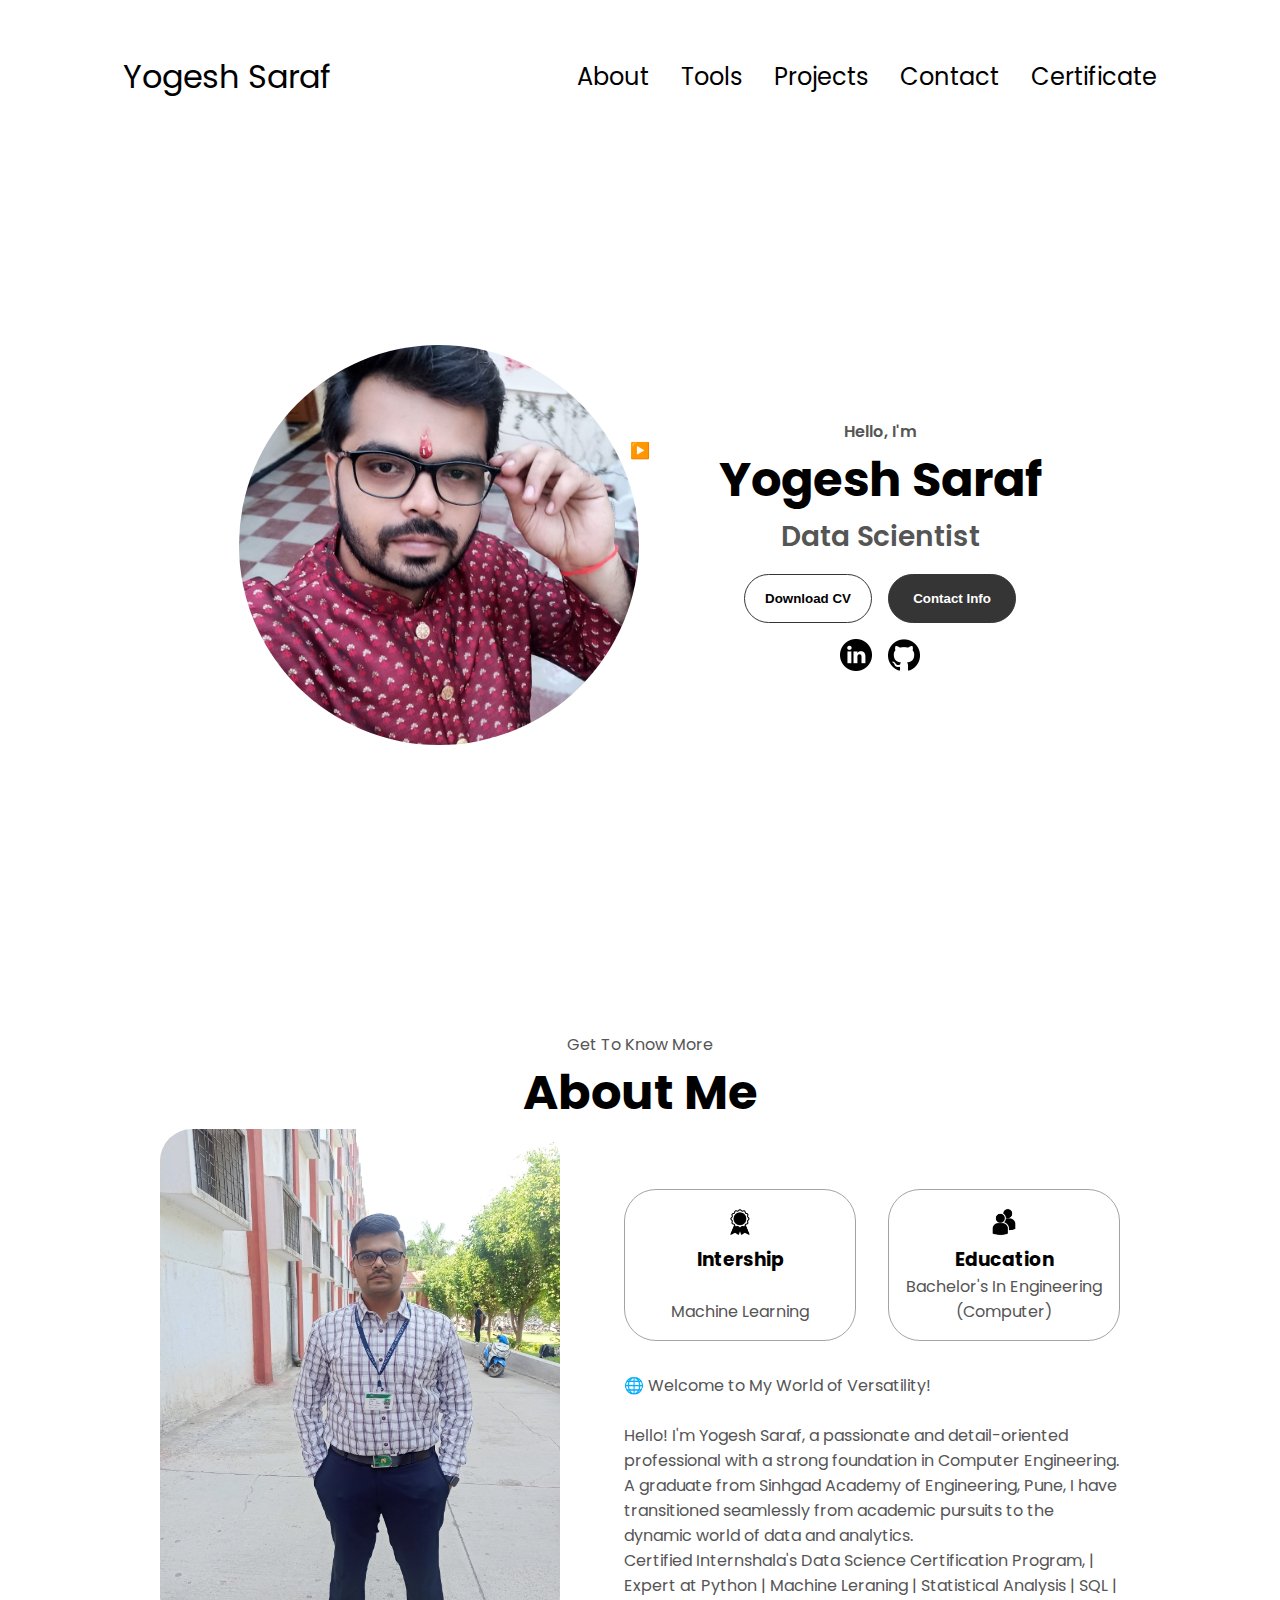
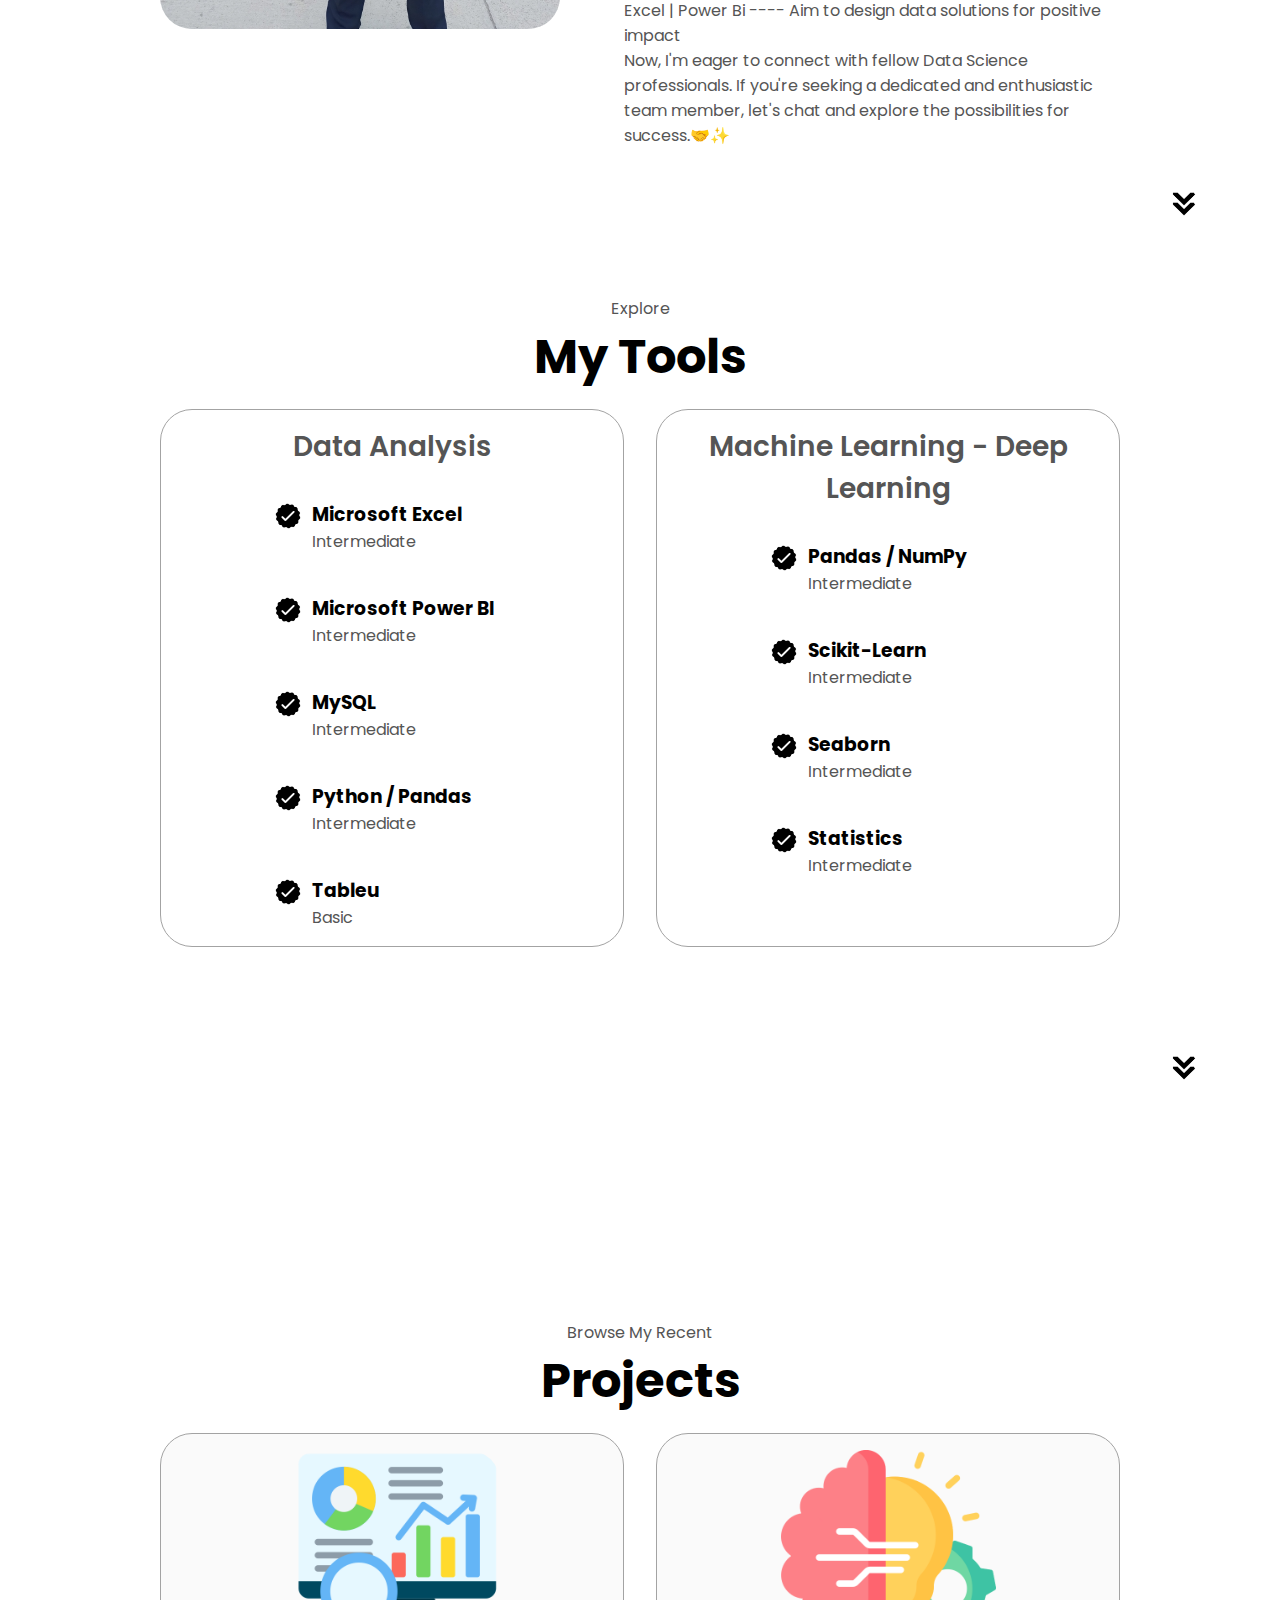
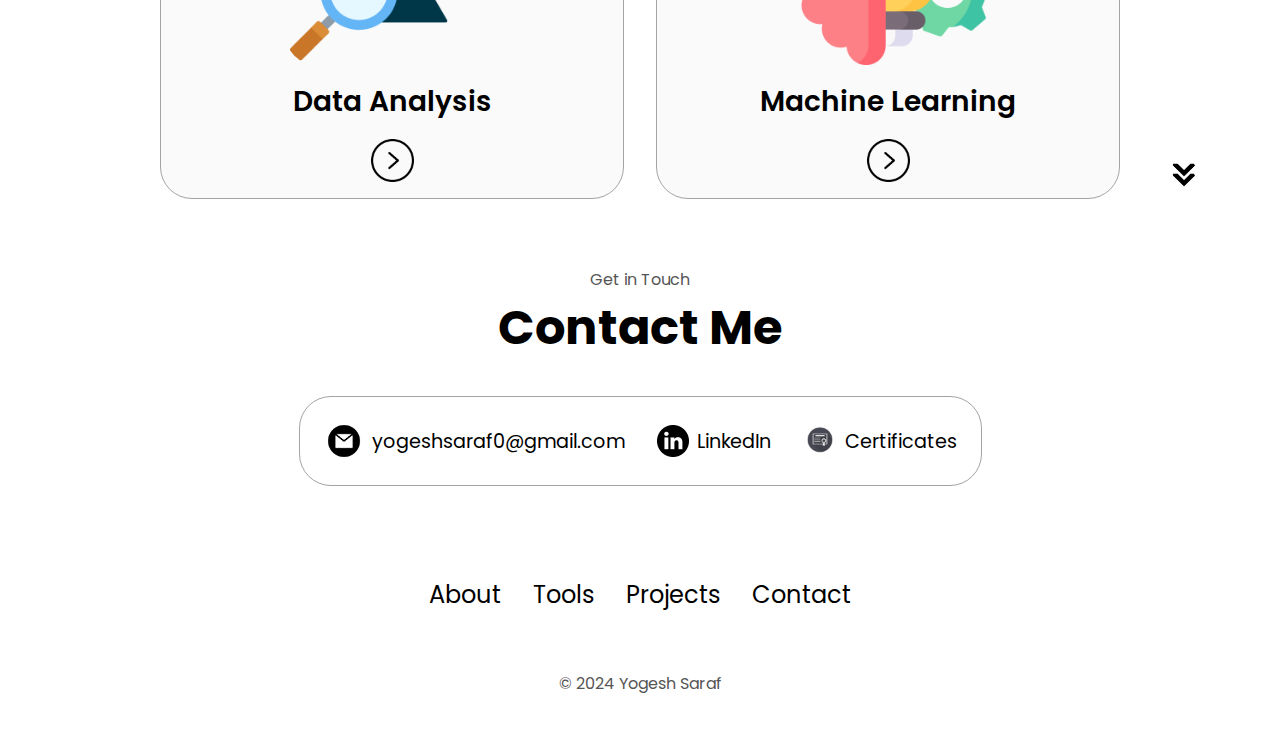
<file: index.html>
<!DOCTYPE html>
<html lang="en">
<head>
    <meta charset="UTF-8">
    <meta name="viewport" content="width=device-width, initial-scale=1.0">
    <title>Yogesh' Portfolio</title>
    <link rel="stylesheet" href="styles.css">
    <link rel="stylesheet" href="mediaqueries.css">
</head>
<body>
        <nav id="desktop-nav">
            <div class="logo">Yogesh Saraf</div>
            <div>
                <ul class="nav-links">
                    <li>
                        <a href="#about">About</a>
                    </li>
                    <li>
                        <a href="#experience">Tools</a>
                    </li>
                    <li>
                        <a href="#projects">Projects</a>
                    </li>
                    <li>
                        <a href="#contact">Contact</a>
                    </li>
                    <li>
                        <a href="#contact">Certificate</a>
                    </li>
                </ul>
            </div>
        </nav>

        <nav id="hamburger-nav">
            <div class="logo">Yogesh Saraf</div>
            <div class="hamburger-menu">
              <div class="hamburger-icon" onclick="toggleMenu()">
                <span></span>
                <span></span>
                <span></span>
              </div>
              <div class="menu-links">
                <li><a href="#about" onclick="toggleMenu()">About</a></li>
                <li><a href="#experience" onclick="toggleMenu()">Tools</a></li>
                <li><a href="#projects" onclick="toggleMenu()">Projects</a></li>
                <li><a href="#contact" onclick="toggleMenu()">Contact</a></li>
                <li><a href="#Certificates" onclick="toggleMenu()">Certificates</a></li>
              </div>
            </div>
          </nav>


          <section id="profile">
            <style>
              .section__pic-container {
                border-radius: 50%;
                overflow: hidden;
              }
              .play-button {
                position: absolute;
                top: 50%;
                left: 50%;
                transform: translate(-50%, -50%);
                cursor: pointer;
              }
            </style>
            <div class="section__pic-container">
              <img src="./logo/ys.jpeg" alt="Yogesh's profile picture" style="width: 100%; height: 100%; object-fit: cover;" 
              onclick="window.open('https://youtube.com/shorts/rqKot35Qrbk')"/>
              <a onclick="window.open('https://youtube.com/shorts/rqKot35Qrbk')" class="play-button">
                <!-- Use your play button icon or an image here -->
                ▶️
              </a>
            </div>
            <div class="section__text">
              <p class="section__text__p1">Hello, I'm</p>
              <h1 class="title">Yogesh Saraf</h1>
              <p class="section__text__p2">Data Scientist</p>
              <div class="btn-container">
                <button
                  class="btn btn-color-2"
                  onclick="window.open('./Certificate/Yogesh Saraf Resume.pdf')"
                >
                  Download CV
                </button>
                <button class="btn btn-color-1" onclick="location.href='#contact'">
                  Contact Info
                </button>
              </div>
              <div id="socials-container">
                <img
                  src="./logo/linkedin.png"
                  alt="My LinkedIn profile"
                  class="icon"
                  onclick="window.open('https://www.linkedin.com/in/yogesh-saraf-ys-/')"
                  />
                <img
                  src="./logo/github.png"
                  alt="My Github profile"
                  class="icon"
                  onclick="window.open('https://github.com/Yogesh9Saraf')"
                />
              </div>
            </div>
          </section>


          <section id="about">
            <p class="section__text__p1">Get To Know More</p>
            <h1 class="title">About Me</h1>
            <div class="section-container">
              <div class="circular-image">
                <img
                  src="./logo/Yo.png" 
                  alt="Profile picture"
                  class="about-pic"
                  height="500px"
                  width="400px"
                />
              </div>
              <div class="about-details-container">
                <div class="about-containers">
                  <div class="details-container">
                    <img
                      src="./logo/experience.png"
                      alt="Experience icon"
                      class="icon"
                    />
                    <h3>Intership</h3>
                    <p><br />Machine Learning</p>
                  </div>
                  <div class="details-container">
                    <img
                      src="./logo/education.png"
                      alt="Education icon"
                      class="icon"
                    />
                    <h3>Education</h3>
                    <p>Bachelor's In Engineering<br />(Computer)</p>
                  </div>
                </div>
                <div class="text-container">
                  <p>🌐 Welcome to My World of Versatility!</p>
                  <br>
                  <p>Hello! I'm Yogesh Saraf, a passionate and detail-oriented professional with a strong foundation in Computer Engineering.
                    A graduate from Sinhgad Academy of Engineering, Pune, I have transitioned seamlessly from academic pursuits to the dynamic world of data and analytics. </p>
                  
                    <p>Certified Internshala's Data Science Certification Program, 
                    | Expert at Python | Machine Leraning | Statistical Analysis | SQL | Excel | Power Bi 
                    ---- Aim to design data solutions for positive impact</p>
                 
                    <p>Now, I'm eager to connect with fellow Data Science professionals.
                     If you're seeking a dedicated and enthusiastic team member,
                      let's chat and explore the possibilities for success.🤝✨</p>
                </div>
              </div>
            </div>
      
            <img
              src="./logo/arrow.png"
              alt="Arrow icon"
              class="icon arrow"
              onclick="location.href='./#experience'"
            />
          </section>
          <section id="experience">
            <p class="section__text__p1">Explore</p>
            <h1 class="title">My Tools</h1>
            <div class="experience-details-container">
              <div class="about-containers">
                <div class="details-container">
                  <h2 class="experience-sub-title">Data Analysis</h2>
                  <div class="article-container">
                    <article>
                      <img
                        src="./logo/checkmark.png"
                        alt="Experience icon"
                        class="icon"
                      />
                      <div>
                        <h3>Microsoft Excel</h3>
                        <p>Intermediate</p>
                      </div>
                    </article>
                    <article>
                      <img
                        src="./logo/checkmark.png"
                        alt="Experience icon"
                        class="icon"
                      />
                      <div>
                        <h3>Microsoft Power BI</h3>
                        <p>Intermediate</p>
                      </div>
                    </article>
                    <article>
                      <img
                        src="./logo/checkmark.png"
                        alt="Experience icon"
                        class="icon"
                      />
                      <div>
                        <h3>MySQL</h3>
                        <p>Intermediate</p>
                      </div>
                    </article>
                    <article>
                      <img
                        src="./logo/checkmark.png"
                        alt="Experience icon"
                        class="icon"
                      />
                      <div>
                        <h3>Python / Pandas</h3>
                        <p>Intermediate</p>
                      </div>
                    </article>
                    <article>
                      <img
                        src="./logo/checkmark.png"
                        alt="Experience icon"
                        class="icon"
                      />
                      <div>
                        <h3>Tableu</h3>
                        <p>Basic</p>
                      </div>
                    </article>
      
                  </div>
                </div>
                <div class="details-container">
                  <h2 class="experience-sub-title">Machine Learning - Deep Learning</h2>
                  <div class="article-container">
                    <article>
                      <img
                        src="./logo/checkmark.png"
                        alt="Experience icon"
                        class="icon"
                      />
                      <div>
                        <h3>Pandas / NumPy</h3>
                        <p>Intermediate</p>
                      </div>
                    </article>
                    <article>
                      <img
                        src="./logo/checkmark.png"
                        alt="Experience icon"
                        class="icon"
                      />
                      <div>
                        <h3>Scikit-Learn</h3>
                        <p>Intermediate</p>
                      </div>
                    </article>
                    <article>
                      <img
                        src="./logo/checkmark.png"
                        alt="Experience icon"
                        class="icon"
                      />
                      <div>
                        <h3>Seaborn</h3>
                        <p>Intermediate</p>
                      </div>
                    </article>
                    <article>
                      <img
                        src="./logo/checkmark.png"
                        alt="Experience icon"
                        class="icon"
                      />
                      <div>
                        <h3>Statistics</h3>
                        <p>Intermediate</p>
                      </div>
                    </article>
      
                  <!-- </div>
                </div>
                <div class="details-container">
                  <h2 class="experience-sub-title">ML-Ops</h2>
                  <div class="article-container">
                    <article>
                      <img
                        src="./assets/checkmark.png"
                        alt="Experience icon"
                        class="icon"
                      />
                      <div>
                        <h3>Git / Git-Hub</h3>
                        <p>Basic</p>
                      </div>
                    </article>
                    <article>
                      <img
                        src="./assets/checkmark.png"
                        alt="Experience icon"
                        class="icon"
                      />
                      <div>
                        <h3>Streamlit</h3>
                        <p>Basic</p>
                      </div>
                    </article> -->
      
                  </div>
                </div>
              </div>
            </div>
            <img
              src="./logo/arrow.png"
              alt="Arrow icon"
              class="icon arrow"
              onclick="location.href='./#projects'"
            />
          </section>
          <section id="projects">
            <p class="section__text__p1">Browse My Recent</p>
            <h1 class="title">Projects</h1>
            <div class="experience-details-container">
              <div class="about-containers">
                <div class="details-container color-container">
                  <div class="article-container">
                    <img
                      src="./logo/da.png"
                      alt="Data analysis"
                      class="project-img"
                    />
                  </div>
                  <h2 class="experience-sub-title project-title">Data Analysis</h2>
                  <div class="btn-container">
                      <img 
                        src="./logo/arrow-right.png"
                        alt="arrow-right" 
                        class="next"
                        onclick="location.href='dal.html', target='_blank'">
                  </div>
                </div>
                <div class="details-container color-container">
                  <div class="article-container">
                    <img
                      src="./logo/ml.png"
                      alt="machine Learning"
                      class="project-img"
                    />
                  </div>
                  <h2 class="experience-sub-title project-title">Machine Learning</h2>
                  <div class="btn-container">
                    <img 
                        src="./logo/arrow-right.png"
                        alt="arrow-right" 
                        class="next"
                        onclick="location.href='ml.html', target='_blank'">
                  </div>
                </div>
                <!-- <div class="details-container color-container">
                  <div class="article-container">
                    <img
                      src="./assets/dl.png"
                      alt="Project 3"
                      class="project-img"
                    />
                  </div>
                  <h2 class="experience-sub-title project-title">Deep Learning</h2>
                  <div class="btn-container">
                    <img 
                    src="./assets/arrow-right.png"
                    alt="arrow-right" 
                    class="next"
                    onclick="location.href='dl.html', target='_blank'">
                    
                  </div> -->
                </div>
              </div>
            </div>
            <img
              src="./logo/arrow.png"
              alt="Arrow icon"
              class="icon arrow"
              onclick="location.href='./#contact'"
            />
          </section>
          <section id="contact">
            <p class="section__text__p1">Get in Touch</p>
            <h1 class="title">Contact Me</h1>
            <div class="contact-info-upper-container">
              <div class="contact-info-container">
                <img
                  src="./logo/email.png"
                  alt="Email icon"
                  class="icon contact-icon email-icon"
                />
                <p><a href="mailto:yogeshsaraf0@gmail.com">yogeshsaraf0@gmail.com</a></p>
              </div>
              <div class="contact-info-container">
                <img
                  src="./logo/linkedin.png"
                  alt="LinkedIn icon"
                  class="icon contact-icon"
                />
                <p><a onclick="window.open('https://www.linkedin.com/in/yogesh-saraf-ys-/')">LinkedIn</a></p>
              </div>
              <div class="contact-info-container">
                <img
                  src="./logo/certificates.jpg"
                  alt="LinkedIn icon"
                  class="icon contact-icon"
      
                />
                <p><a onclick="location.href='./ca.html', target='_blank'">Certificates</a></p>
              </div>
            </div>
          </section>
      
          
          <img
          src="./logo/arrow.png"
          alt="Arrow icon"
          class="icon arrow"
          onclick="location.href='./#contact'"
        />
      </section>
      
      
          <footer>
            <nav>
              <div class="nav-links-container">
                <ul class="nav-links">
                  <li><a href="#about">About</a></li>
                  <li><a href="#experience">Tools</a></li>
                  <li><a href="#projects">Projects</a></li>
                  <li><a href="#contact">Contact</a></li>
                </ul>
              </div>
            </nav>
            <p>&#169; 2024 Yogesh Saraf</p>
          </footer>
          <script src="script.js"></script>
</body>
</html>
</file>
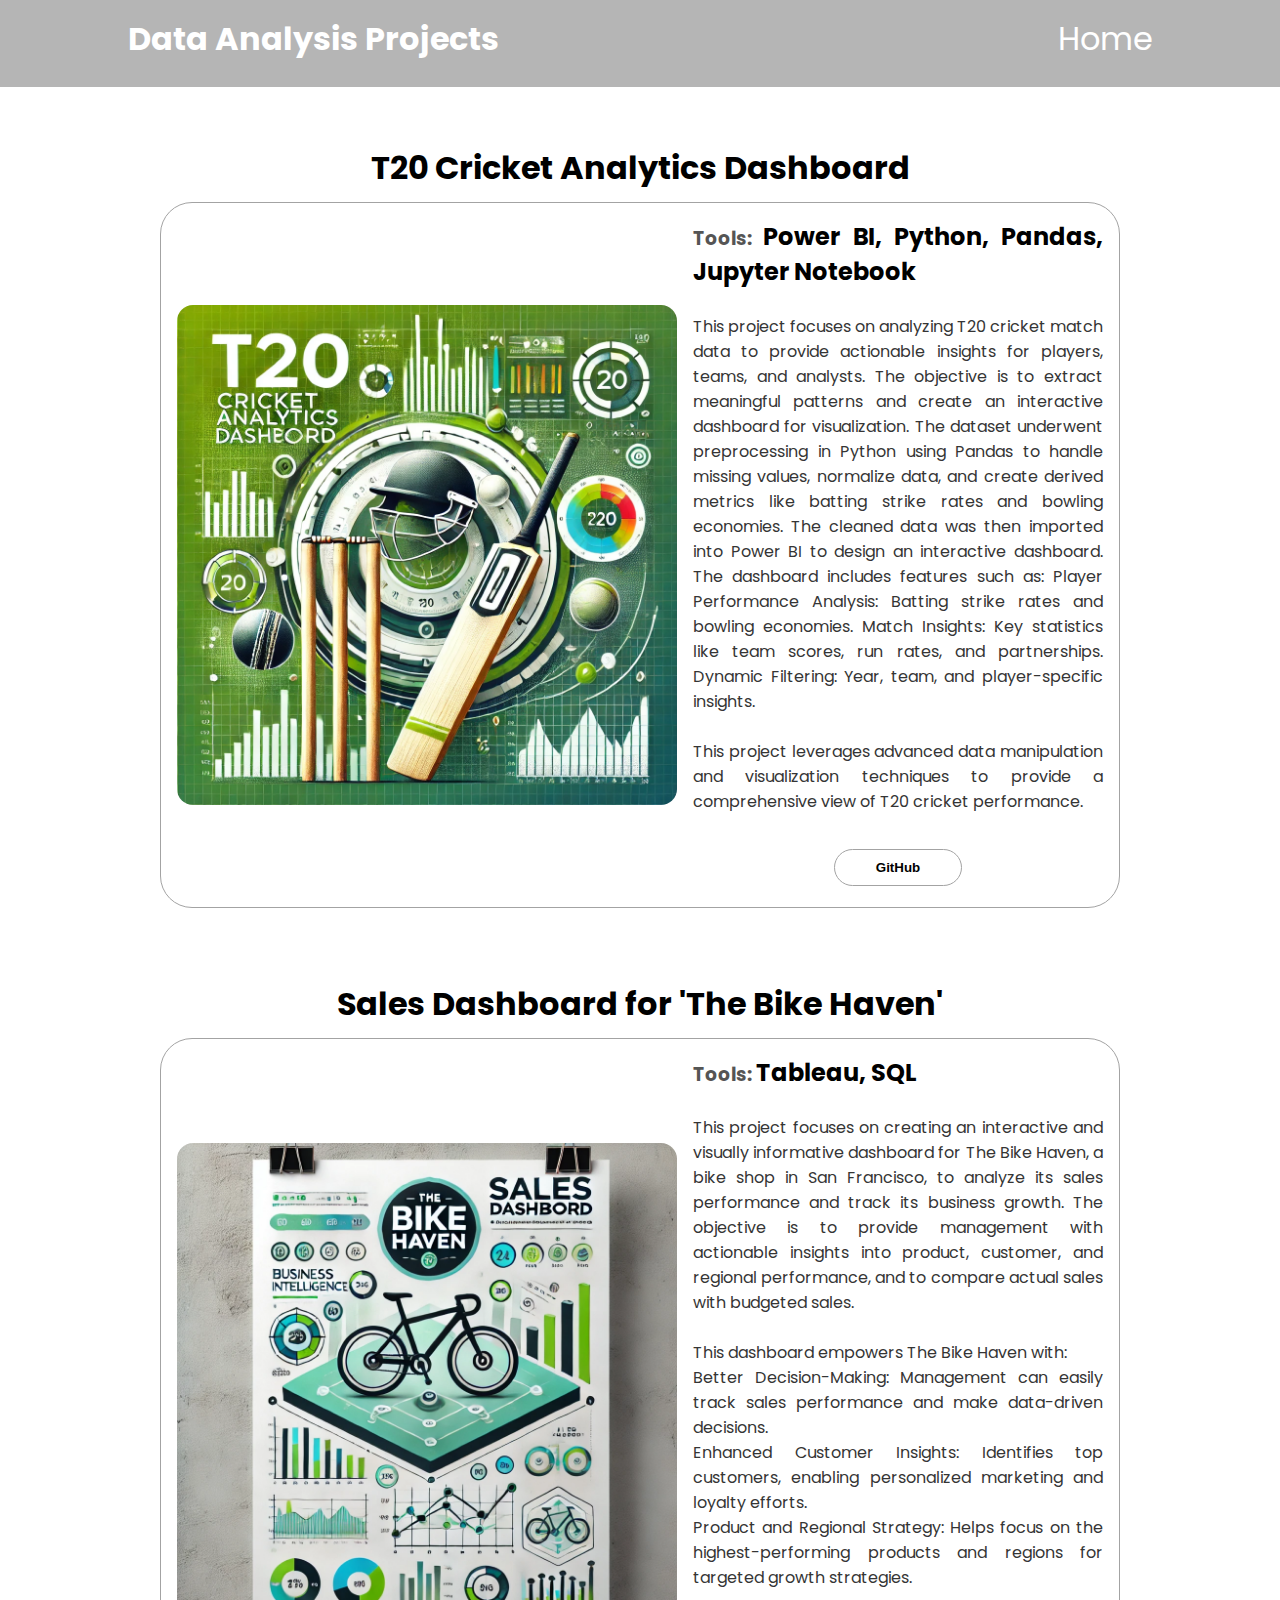
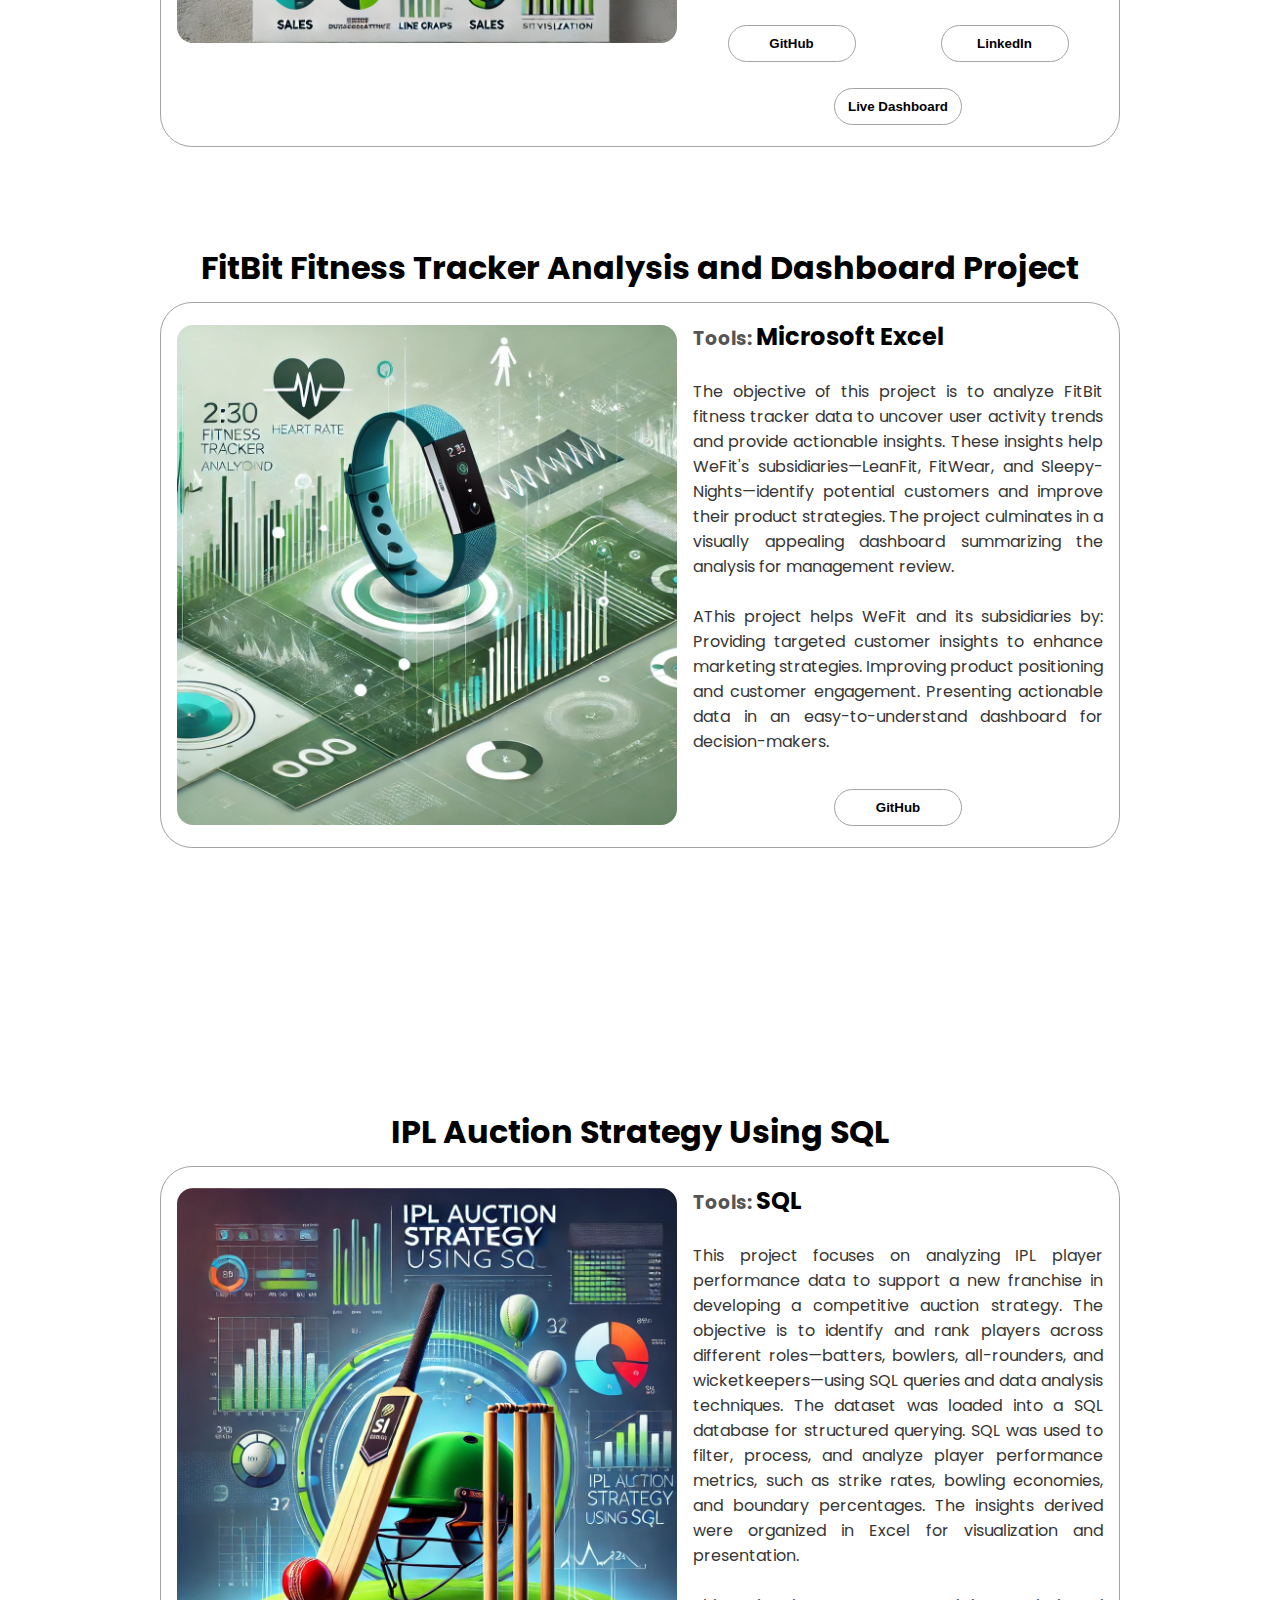
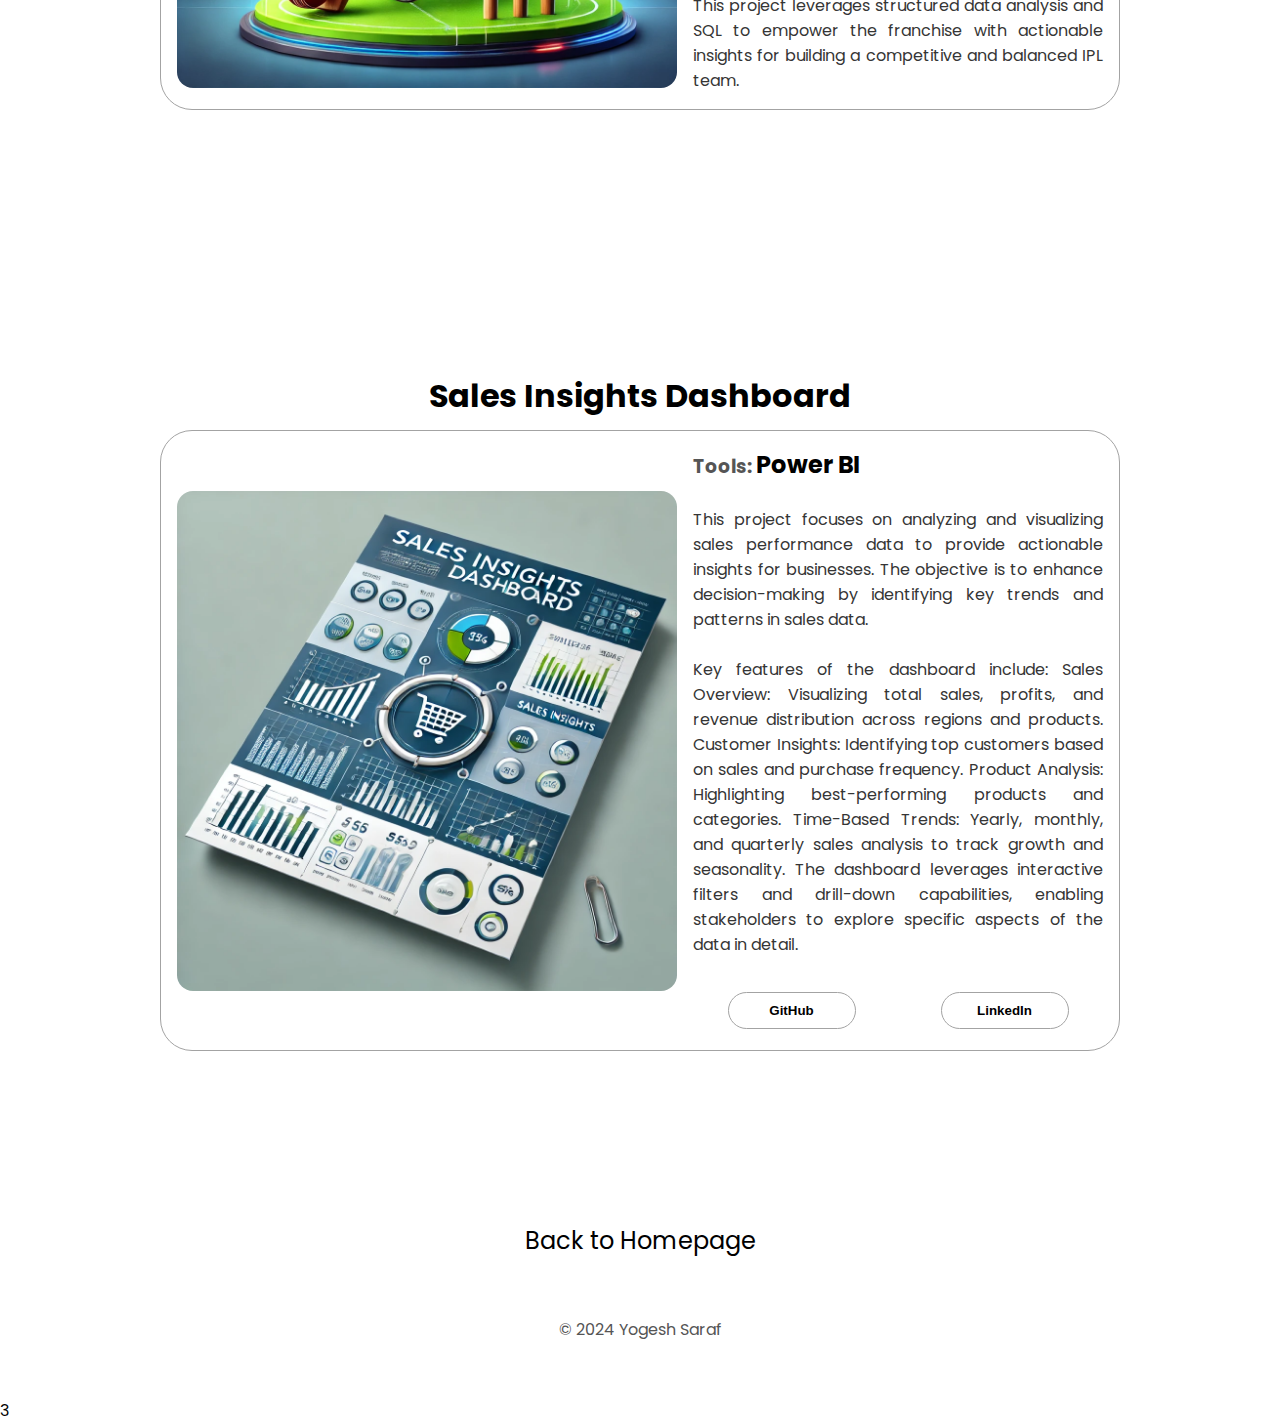
<file: dal.html>
<!DOCTYPE html>
<html lang="en">
<head>
    <meta charset="UTF-8">
    <meta name="viewport" content="width=device-width, initial-scale=1.0">
    <title>Data Analysis Project</title>
    <link rel="stylesheet" href="dastyle.css">
    <link rel="stylesheet" href="mediaqueries.css">
</head>
<body>
    <div class="navbar">
        <h1 class="page_h">Data Analysis Projects</h1>
        <a href="index.html", class="home_link">Home</a>
    </div>

    
    
    <section id="project" style="padding-top: 12vh;"  style="margin-bottom: auto;">
        <h1 class="project_title">T20 Cricket Analytics Dashboard</h1>
        <div class="project-container">
            <div class="project-pic-container">
                <img
                src="./logo/Cricket.webp"
                alt="T20 World Cup Analysis-ppt"
                class="project-pic"
                />
            </div>
            <div class="text-and-buttons">
                <div class="project-text-container">
                    <div class="Tools">
                        <h3 class="t1">Tools: </h3>
                        <h2 class="t2">Power BI, Python, Pandas, Jupyter Notebook</h2>
                    </div>
                    <p class="project-text"><br>This project focuses on analyzing T20 cricket match data to provide actionable insights for players, teams, and analysts. The objective is to extract meaningful patterns and create an interactive dashboard for visualization.

                        The dataset underwent preprocessing in Python using Pandas to handle missing values, normalize data, and create derived metrics like batting strike rates and bowling economies. The cleaned data was then imported into Power BI to design an interactive dashboard.
                        
                        The dashboard includes features such as:
                        
                        Player Performance Analysis: Batting strike rates and bowling economies.
                        Match Insights: Key statistics like team scores, run rates, and partnerships.
                        Dynamic Filtering: Year, team, and player-specific insights.
                        </br><br>
                        This project leverages advanced data manipulation and visualization techniques to provide a comprehensive view of T20 cricket performance.
                        <br>    
                    </p>
                </div>
                <div class="pro-btn-container">
                    <button
                      class="btn btn-color-3"
                      onclick="window.open('https://github.com/Yogesh9Saraf/T20-Cricket-Analytics-Dashboard')">
                      GitHub
                    </button>
                    <!-- <button
                    class="btn btn-color-3"
                    onclick="window.open('https://www.linkedin.com/')"
                    >
                    LinkedIn
                    </button> -->
                    <!-- <button
                    class="btn btn-color-3"
                    onclick="window.open('https://www.youtube.com/')"
                    >
                    YouTube
                    </button> -->
                    <!-- <button
                    class="btn btn-color-3"
                    onclick="window.open('https://app.powerbi.com/view?r=eyJrIjoiNTZmODk1NGMtN2IwYi00ZmYxLTliOTItYjJmMDY4YzQ3NjZhIiwidCI6ImRmODY3OWNkLWE4MGUtNDVkOC05OWFjLWM4M2VkN2ZmOTVhMCJ9&pageName=ReportSection477829ecc60367660bde')"
                    > -->
                    
                    </button>
                </div>
            </div>
         </div>
    </section>
   
    <section id="project" style=margin-top:0 >
        <h1 class="project_title">Sales Dashboard for 'The Bike Haven'</h1>
        <div class="project-container">
            <div class="project-pic-container">
                <img
                src="./logo/bike.webp"
                alt="telangana-ppt"
                class="project-pic"
                />
            </div>
            <div class="text-and-buttons">
                <div class="project-text-container">
                    <div class="Tools">
                        <h3 class="t1">Tools: </h3>
                        <h2 class="t2">Tableau, SQL</h2>
                    </div>
                    <p class="project-text"><br>This project focuses on creating an interactive and visually informative dashboard for The Bike Haven, a bike shop in San Francisco, to analyze its sales performance and track its business growth. The objective is to provide management with actionable insights into product, customer, and regional performance, and to compare actual sales with budgeted sales.
                    </br>    
                    <br> This dashboard empowers The Bike Haven with:<br>

                Better Decision-Making: Management can easily track sales performance and make data-driven decisions.
                <br>Enhanced Customer Insights: Identifies top customers, enabling personalized marketing and loyalty efforts.
                <br>Product and Regional Strategy: Helps focus on the highest-performing products and regions for targeted growth strategies.
                </p>
                    
                </div>
                <div class="pro-btn-container">
                    <button
                      class="btn btn-color-3"
                      onclick="window.open('https://github.com/Yogesh9Saraf/Sales-Dashboard-for-The-Bike-Haven-')">
                      GitHub
                    </button>
                    <button
                    class="btn btn-color-3"
                    onclick="window.open('https://www.linkedin.com/')"
                    >
                    LinkedIn
                    </button>
                    <!-- <button
                    class="btn btn-color-3"
                    onclick="window.open('https://youtu.be/')"
                    >
                    YouTube
                    </button> -->
                   <button
                    class="btn btn-color-3"
                    onclick="window.open('https://public.tableau.com/views/Final_project_17022836218180/Dashboard1?:language=en-US&:display_count=n&:origin=viz_share_link')"
                    >
                    Live Dashboard
                    </button> 
                </div>
            </div>
        </div>
    </section>

    <section id="project" style=margin-top:0 >
        <h1 class="project_title">FitBit Fitness Tracker Analysis and Dashboard Project</h1>
        <div class="project-container">
            <div class="project-pic-container">
                <img
                src="./logo/fitbit.webp"
                alt="fitbit-ppt"
                class="project-pic"
                />
            </div>
            <div class="text-and-buttons">
                <div class="project-text-container">
                    <div class="Tools">
                        <h3 class="t1">Tools: </h3>
                        <h2 class="t2">Microsoft Excel</h2>
                    </div>
                    <p class="project-text"><br>The objective of this project is to analyze FitBit fitness tracker data to uncover user activity trends and provide actionable insights. These insights help WeFit's subsidiaries—LeanFit, FitWear, and Sleepy-Nights—identify potential customers and improve their product strategies. The project culminates in a visually appealing dashboard summarizing the analysis for management review.
                        </br><br>AThis project helps WeFit and its subsidiaries by:

                        Providing targeted customer insights to enhance marketing strategies.
                        Improving product positioning and customer engagement.
                        Presenting actionable data in an easy-to-understand dashboard for decision-makers.
                        
                        <br>    
                    </p>
                </div>
                <div class="pro-btn-container">
                    <button
                      class="btn btn-color-3"
                      onclick="window.open('https://github.com/Yogesh9Saraf/Excel-Project')">
                      GitHub
                    </button>
                    <!-- <button
                    class="btn btn-color-3"
                    onclick="window.open('https://www.linkedin.com/')"
                    >
                    LinkedIn
                    </button>
                    <button
                    class="btn btn-color-3"
                    onclick="window.open('https://youtu.be')"
                    >
                    YouTube
                    </button> -->
                    <!-- <button
                    class="btn btn-color-3"
                    onclick="window.open('https://app.powerbi.com/view?r=eyJrIjoiYzA0M2Y2NDQtYWI1NS00NmUzLWI5OWYtNDZiOWJmMjhiMTRhIiwidCI6ImRmODY3OWNkLWE4MGUtNDVkOC05OWFjLWM4M2VkN2ZmOTVhMCJ9&pageName=ReportSectiona5738bb070c77918ecad')"
                    >
                    Live Dashboard
                    </button> -->
                </div>
            </div>
        </div>
    </section>

    <section id="project" style=margin-top:0 >
        <h1 class="project_title">IPL Auction Strategy Using SQL</h1>
        <div class="project-container">
            <div class="project-pic-container">
                <img
                src="./logo/Auc.webp"
                alt="IPL-ppt"
                class="project-pic"
                />
            </div>
            <div class="text-and-buttons">
                <div class="project-text-container">
                    <div class="Tools">
                        <h3 class="t1">Tools: </h3>
                        <h2 class="t2">SQL</h2>
                    </div>
                    <p class="project-text"><br>This project focuses on analyzing IPL player performance data to support a new franchise in developing a competitive auction strategy. The objective is to identify and rank players across different roles—batters, bowlers, all-rounders, and wicketkeepers—using SQL queries and data analysis techniques.

                        The dataset was loaded into a SQL database for structured querying. SQL was used to filter, process, and analyze player performance metrics, such as strike rates, bowling economies, and boundary percentages. The insights derived were organized in Excel for visualization and presentation.<br>


                      
                       </br>This project leverages structured data analysis and SQL to empower the franchise with actionable insights for building a competitive and balanced IPL team.
                        <br>    
                    </p>
                </div>
                <!-- <div class="pro-btn-container">
                    <button
                      class="btn btn-color-3"
                      onclick="window.open('https://github.com/')">
                      GitHub
                    </button>
                    <button
                    class="btn btn-color-3"
                    onclick="window.open('https://www.linkedin.com/')"
                    >
                    LinkedIn
                    </button>
                    <button
                    class="btn btn-color-3"
                    onclick="window.open('https://youtu.be/')"
                    >
                    YouTube
                    </button> -->
                    <!-- <button
                    class="btn btn-color-3"
                    onclick="window.open('https://app.powerbi.com/view?r=eyJrIjoiODE1NTE3NjgtN2U0OC00MmNmLTliODYtODU0OTc5YzQ0NmRhIiwidCI6ImRmODY3OWNkLWE4MGUtNDVkOC05OWFjLWM4M2VkN2ZmOTVhMCJ9&pageName=ReportSection16b73cde20cf3ed17b51')"
                    >
                    Live Dashboard
                    </button> -->
                </div>
            </div>
        </div>
    </section>


    <section id="project" style=margin-top:0 >
        <h1 class="project_title">Sales Insights Dashboard</h1>
        <div class="project-container">
            <div class="project-pic-container">
                <img
                src="./logo/sales.webp"
                alt="telangana-ppt"
                class="project-pic"
                />
            </div>
            <div class="text-and-buttons">
                <div class="project-text-container">
                    <div class="Tools">
                        <h3 class="t1">Tools: </h3>
                        <h2 class="t2">Power BI</h2>
                    </div>
                    <p class="project-text"><br>This project focuses on analyzing and visualizing sales performance data to provide actionable insights for businesses. The objective is to enhance decision-making by identifying key trends and patterns in sales data.
                    </br><br>Key features of the dashboard include:

                    Sales Overview: Visualizing total sales, profits, and revenue distribution across regions and products.
                    Customer Insights: Identifying top customers based on sales and purchase frequency.
                    Product Analysis: Highlighting best-performing products and categories.
                    Time-Based Trends: Yearly, monthly, and quarterly sales analysis to track growth and seasonality.
                    The dashboard leverages interactive filters and drill-down capabilities, enabling stakeholders to explore specific aspects of the data in detail.
                    <br>    
                </p>
                    
                </div>
                <div class="pro-btn-container">
                    <button
                      class="btn btn-color-3"
                      onclick="window.open('https://github.com/Yogesh9Saraf/Sales-Insights-Dashboard')">
                      GitHub
                    </button>
                    <button
                    class="btn btn-color-3"
                    onclick="window.open('https://www.linkedin.com/')"
                    >
                    LinkedIn
                    </button>
                    <!-- <button
                    class="btn btn-color-3"
                    onclick="window.open('https://youtu.be/')"
                    >
                    YouTube
                    </button> -->
                    <!-- <button
                    class="btn btn-color-3"
                    onclick="window.open('//https://public.tableau.com/views/Final_project_17022836218180/Dashboard1?:language=en-US&:display_count=n&:origin=viz_share_link')"
                    >
                    Live Dashboard
                    </button> -->
                </div>
            </div>
        </div>
    </section>


   
    

   
    <footer>
        <nav>
          <div class="nav-links-container">
            <ul class="nav-links">
                <li><a onclick="goBack()">Back to Homepage</a></li>
            </ul>
          </div>
        </nav>
        <p> &#169; 2024 Yogesh Saraf</p>
      </footer>
      <script src="script.js"></script>
</body>
</html>3
</file>
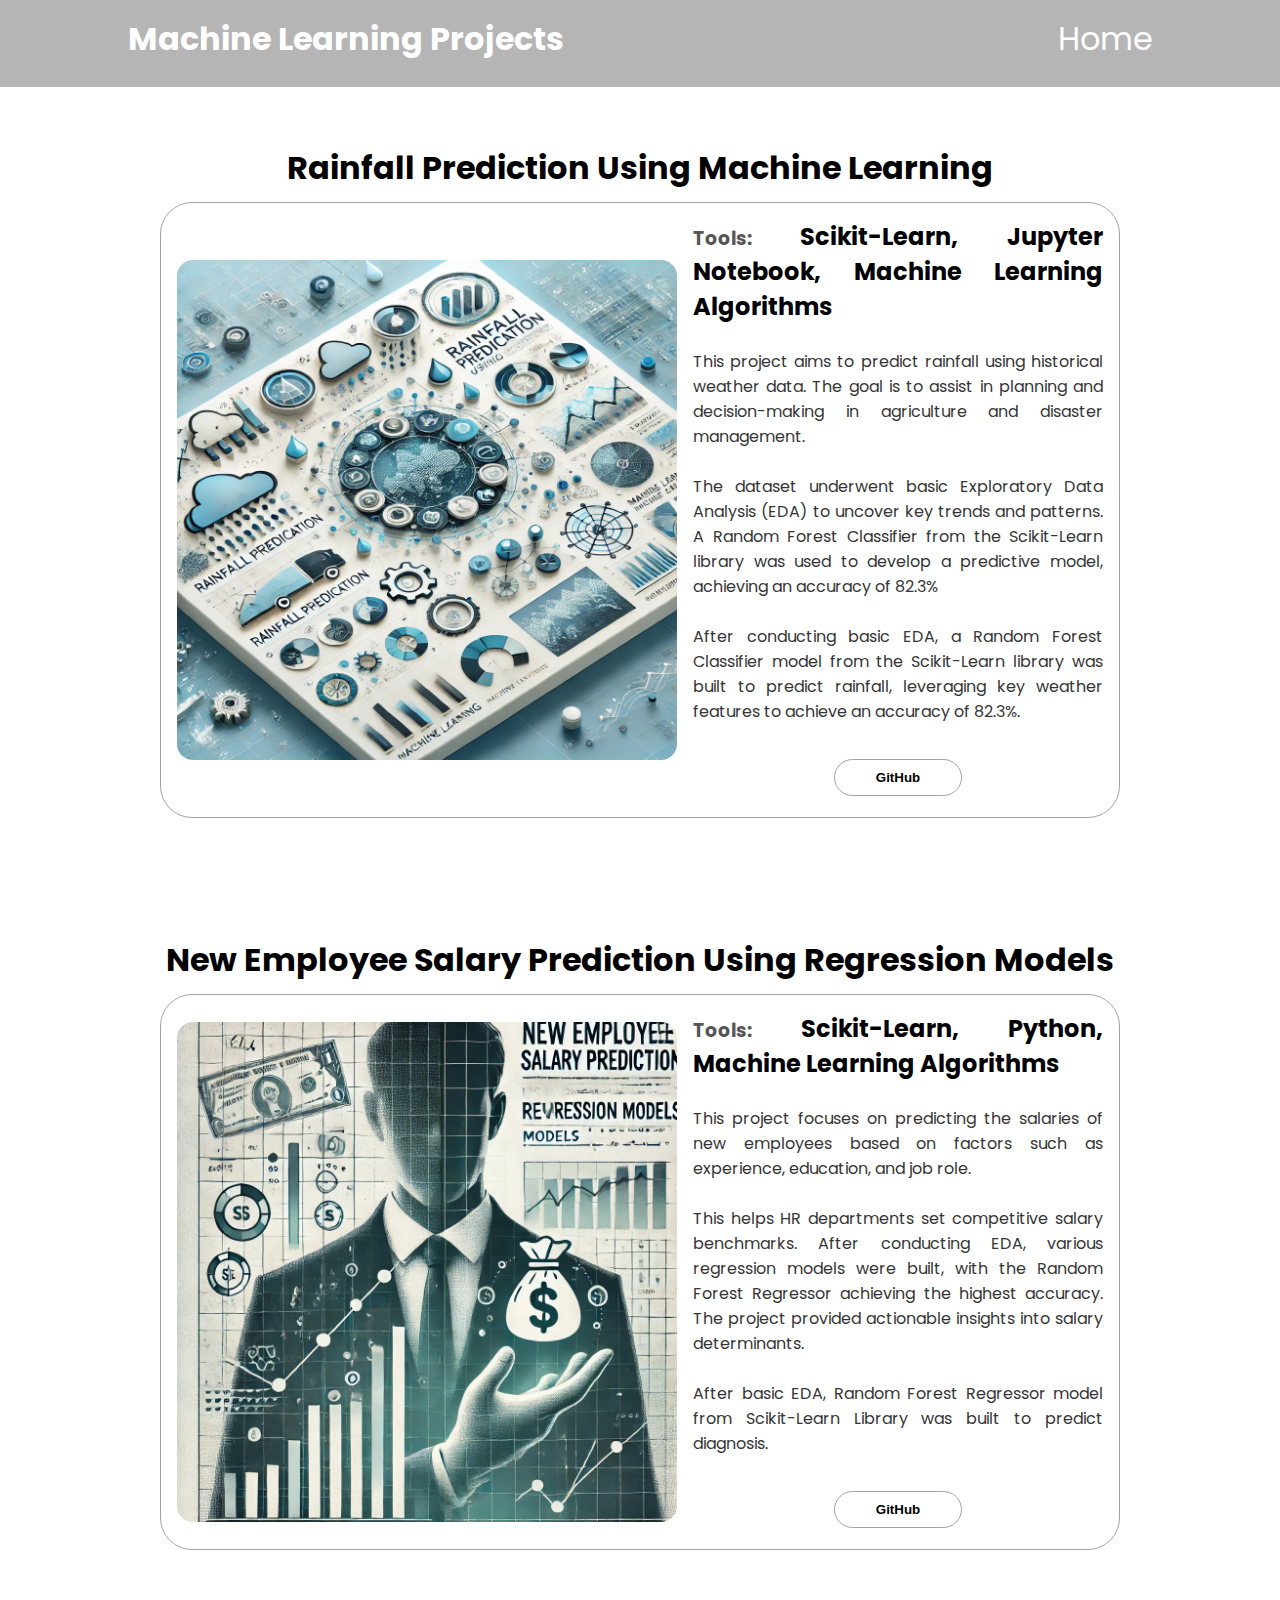
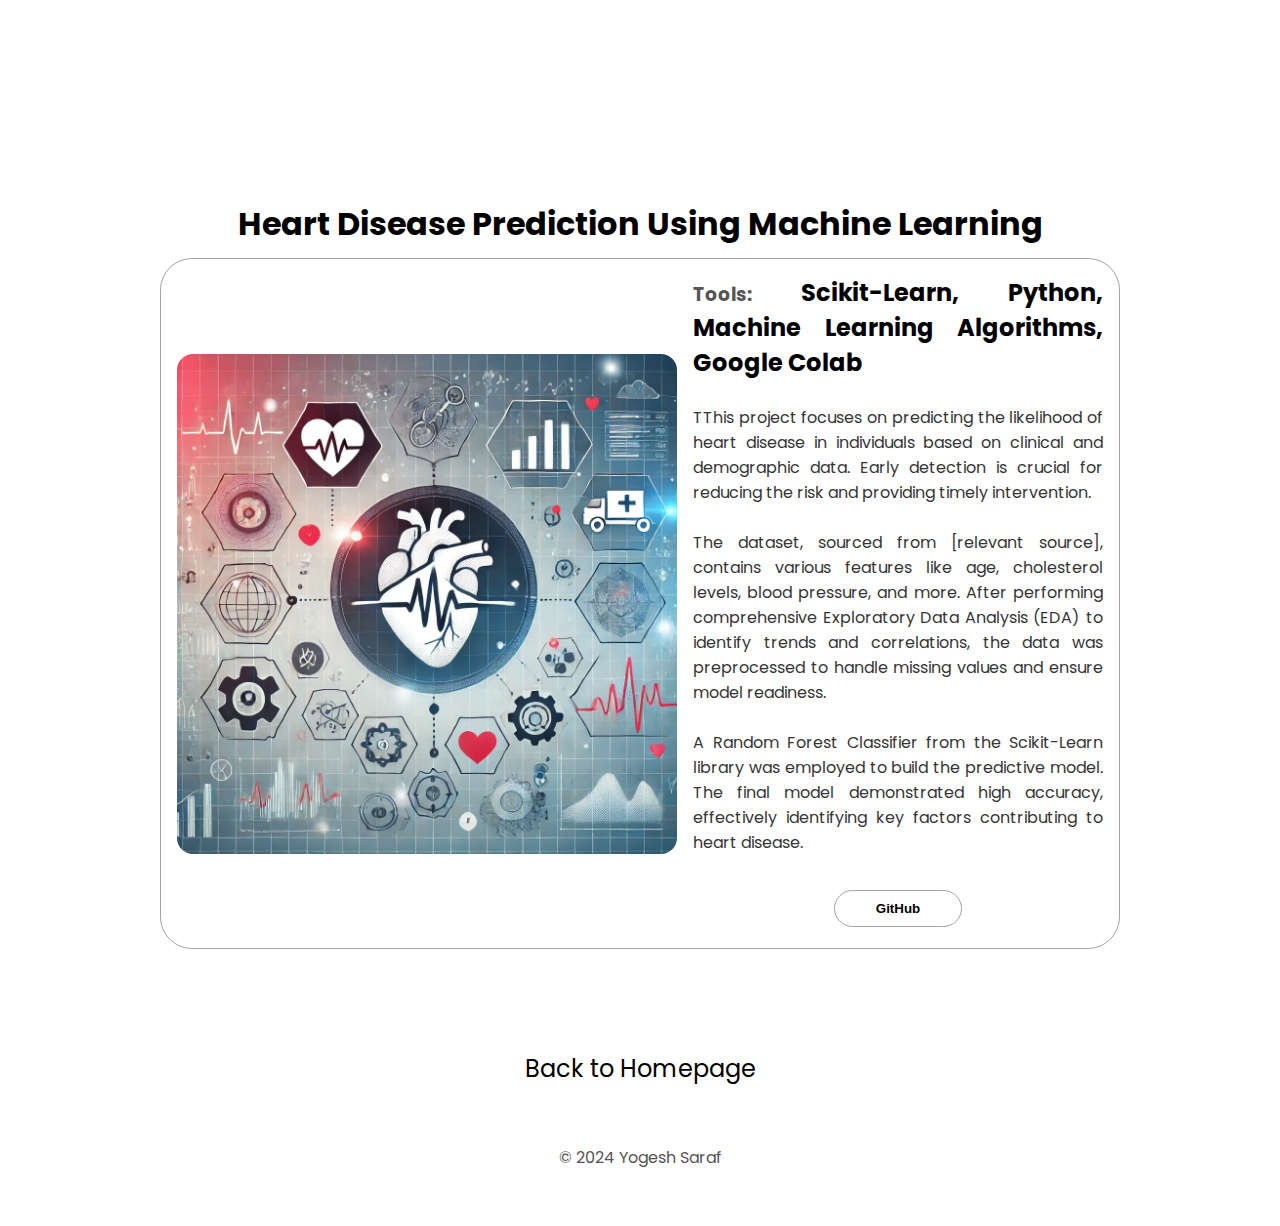
<file: ml.html>
<!DOCTYPE html>
<html lang="en">
<head>
    <meta charset="UTF-8">
    <meta name="viewport" content="width=device-width, initial-scale=1.0">
    <title>Machine Learning Project</title>
    <link rel="stylesheet" href="dastyle.css">
    <link rel="stylesheet" href="mediaqueries.css">
</head>
<body>
    <div class="navbar">
        <h1 class="page_h">Machine Learning Projects</h1>
        <a href="index.html", class="home_link">Home</a>
    </div>
    <section id="project" style="padding-top: 12vh;">
        <h1 class="project_title">Rainfall Prediction Using Machine Learning</h1>
        <div class="project-container">
            <div class="project-pic-container">
                <img
                src="./logo/rain.webp"
                alt="dog-vision"
                class="project-pic"
                />
            </div>
            <div class="text-and-buttons">
                <div class="project-text-container">
                    <div class="Tools">
                        <h3 class="t1">Tools: </h3>
                        <h2 class="t2">Scikit-Learn, Jupyter Notebook, Machine Learning Algorithms</h2>
                    </div>
                    <p class="project-text"><br>This project aims to predict rainfall using historical weather data. The goal is to assist in planning and decision-making in agriculture and disaster management.
                        <br></br>
                        The dataset underwent basic Exploratory Data Analysis (EDA) to uncover key trends and patterns. A Random Forest Classifier from the Scikit-Learn library was used to develop a predictive model, achieving an accuracy of 82.3%
                        </br><br>
                        After conducting basic EDA, a Random Forest Classifier model from the Scikit-Learn library was built to predict rainfall, leveraging key weather features to achieve an accuracy of 82.3%.
                        <br>    
                    </p>
                </div>
                <div class="pro-btn-container">
                    <button
                      class="btn btn-color-3"
                      onclick="window.open('https://github.com/Yogesh9Saraf/Machine_learning_Projects')">
                      GitHub
                    </button>  
                </div>
            </div>
        </div>
    </section>

    <section id="project" style=margin-top:0>
        <h1 class="project_title"> New Employee Salary Prediction Using Regression Models </h1>
        <div class="project-container">
            <div class="project-pic-container">
                <img
                src="./logo/emp.webp"
                alt="dog-vision"
                class="project-pic"
                />
            </div>
            <div class="text-and-buttons">
                <div class="project-text-container">
                    <div class="Tools">
                        <h3 class="t1">Tools: </h3>
                        <h2 class="t2">Scikit-Learn, Python, Machine Learning Algorithms </h2>
                    </div>
                    <p class="project-text"><br>This project focuses on predicting the salaries of new employees based on factors such as experience, education, and job role.
                        <br></br>
                         This helps HR departments set competitive salary benchmarks. After conducting EDA, various regression models were built, with the Random Forest Regressor achieving the highest accuracy. The project provided actionable insights into salary determinants.
                        </br><br>
                        After basic EDA, Random Forest Regressor model from Scikit-Learn Library was built to predict diagnosis.
                        <br>    
                    </p>
                </div>
                <div class="pro-btn-container">
                    <button
                      class="btn btn-color-3"
                      onclick="window.open('https://github.com/Yogesh9Saraf/Linear-Regression-Project')">
                      GitHub
                    </button>  
                </div>
            </div>
        </div>
    </section>


    <section id="project" style=margin-top:0>
        <h1 class="project_title"> Heart Disease Prediction Using Machine Learning</h1>
        <div class="project-container">
            <div class="project-pic-container">
                <img
                src="./logo/hart.webp"
                alt="dog-vision"
                class="project-pic"
                />
            </div>
            <div class="text-and-buttons">
                <div class="project-text-container">
                    <div class="Tools">
                        <h3 class="t1">Tools: </h3>
                        <h2 class="t2">Scikit-Learn, Python, Machine Learning Algorithms, Google Colab</h2>
                    </div>
                    <p class="project-text"><br>TThis project focuses on predicting the likelihood of heart disease in individuals based on clinical and demographic data. Early detection is crucial for reducing the risk and providing timely intervention.
                        <br></br>
                        The dataset, sourced from [relevant source], contains various features like age, cholesterol levels, blood pressure, and more. After performing comprehensive Exploratory Data Analysis (EDA) to identify trends and correlations, the data was preprocessed to handle missing values and ensure model readiness.
                        </br><br>
                        A Random Forest Classifier from the Scikit-Learn library was employed to build the predictive model. The final model demonstrated high accuracy, effectively identifying key factors contributing to heart disease.
                        <br>    
                    </p>
                </div>
                <div class="pro-btn-container">
                    <button
                      class="btn btn-color-3"
                      onclick="window.open('https://https://github.com/Yogesh9Saraf/Machine_Learning_Intern_Project')">
                      GitHub
                    </button>  
                </div>
            </div>
        </div>
    </section>
    



    <footer>
        <nav>
          <div class="nav-links-container">
            <ul class="nav-links">
              <li><a onclick="goBack()">Back to Homepage</a></li>
            </ul>
          </div>
        </nav>
        <p> &#169; 2024 Yogesh Saraf</p>
      </footer>
      <script src="script.js"></script>
</body>
</html>
</file>
<file: styles.css>
/* GENERAL */

@import url("https://fonts.googleapis.com/css2?family=Poppins:wght@300;400;500;600&display=swap");

* {
  margin: 0;
  padding: 0;
}

body {
  font-family: "Poppins", sans-serif;
}

html {
  scroll-behavior: smooth;
}

p {
  color: rgb(85, 85, 85);
}

/* TRANSITION */

a,
.btn {
  transition: all 300ms ease;
}

/* DESKTOP NAV */

nav,
.nav-links {
  display: flex;
}
.nav-links:hover {
  cursor: pointer;
}
nav {
  justify-content: space-around;
  align-items: center;
  height: 17vh;
}

.nav-links {
  gap: 2rem;
  list-style: none;
  font-size: 1.5rem;
}

a {
  color: black;
  text-decoration: none;
  text-decoration-color: white;
}

a:hover {
  color: grey;
  text-decoration: underline;
  text-underline-offset: 1rem;
  text-decoration-color: rgb(181, 181, 181);
}

.logo {
  font-size: 2rem;
}

.logo:hover {
  cursor: default;
}

/* HAMBURGER MENU */

#hamburger-nav {
  display: none;
}

.hamburger-menu {
  position: relative;
  display: inline-block;
}

.hamburger-icon {
  display: flex;
  flex-direction: column;
  justify-content: space-between;
  height: 24px;
  width: 30px;
  cursor: pointer;
}

.hamburger-icon span {
  width: 100%;
  height: 2px;
  background-color: black;
  transition: all 0.3 ease-in-out;
}

.menu-links {
  position: absolute;
  top: 100%;
  right: 0;
  background-color: white;
  width: fit-content;
  max-height: 0;
  overflow: hidden;
  transition: all 0.3 ease-in-out;
}

.menu-links a {
  display: block;
  padding: 10px;
  text-align: center;
  font-size: 1.5rem;
  color: black;
  text-decoration: none;
  transition: all 0.3 ease-in-out;
}

.menu-links li {
  list-style: none;
}

.menu-links.open {
  max-height: 300px;
}

.hamburger-icon.open span:first-child {
  transform: rotate(45deg) translate(10px, 5px);
}

.hamburger-icon.open span:nth-child(2) {
  opacity: 0;
}

.hamburger-icon.open span:last-child {
  transform: rotate(-45deg) translate(10px, -5px);
}

.hamburger-icon span:first-child {
  transform: none;
}

.hamburger-icon span:first-child {
  opacity: 1;
}

.hamburger-icon span:first-child {
  transform: none;
}
section {
  padding-top: 4vh;
  height: 96vh;
  margin: 0 10rem;
  box-sizing: border-box;
  min-height: fit-content;
}

.section-container {
  display: flex;
}

/* PROFILE SECTION */

#profile {
  display: flex;
  justify-content: center;
  gap: 5rem;
  height: 80vh;
}

.section__pic-container {
  display: flex;
  height: 400px;
  width: 400px;
  margin: auto 0;
}

.section__text {
  align-self: center;
  text-align: center;
}

.section__text p {
  font-weight: 600;
}

.section__text__p1 {
  text-align: center;
}

.section__text__p2 {
  font-size: 1.75rem;
  margin-bottom: 1rem;
}

.title {
  font-size: 3rem;
  text-align: center;
}

#socials-container {
  display: flex;
  justify-content: center;
  margin-top: 1rem;
  gap: 1rem;
}

/* ICONS */

.icon {
  cursor: pointer;
  height: 2rem;
}
/* BUTTONS */

.btn-container {
  display: flex;
  justify-content: center;
  gap: 1rem;
}

.btn {
  font-weight: 600;
  transition: all 300ms ease;
  padding: 1rem;
  width: 8rem;
  border-radius: 2rem;
}

.btn-color-1,
.btn-color-2 {
  border: rgb(53, 53, 53) 0.1rem solid;
}

.btn-color-1:hover,
.btn-color-2:hover {
  cursor: pointer;
}

.btn-color-1,
.btn-color-2:hover {
  background: rgb(53, 53, 53);
  color: white;
}

.btn-color-1:hover {
  background: rgb(0, 0, 0);
}

.btn-color-2 {
  background: none;
}

.btn-color-2:hover {
  border: rgb(255, 255, 255) 0.1rem solid;
}

.btn-container {
  gap: 1rem;
}

/* ABOUT SECTION */

#about {
  position: relative;
}

.about-containers {
  gap: 2rem;
  margin-bottom: 2rem;
  margin-top: 1rem;
}

.about-details-container {
  justify-content: center;
  flex-direction: column;
}

.about-containers,
.about-details-container {
  display: flex;
}

.about-pic {
  border-radius: 2rem;
}

.arrow {
  position: absolute;
  right: -5rem;
  bottom: 2.5rem;
}

.details-container {
  padding: 1rem;
  flex: 1;
  background: white;
  border-radius: 2rem;
  border: rgb(53, 53, 53) 0.1rem solid;
  border-color: rgb(163, 163, 163);
  text-align: center;
}

.section-container {
  gap: 4rem;
  height: 80%;
}

.section__pic-container {
  height: 400px;
  width: 400px;
  margin: auto 0;
}

details {
  user-select: none;
}

details>summary span.icon {
  width: 24px;
  height: 24px;
  transition: all 0.3s;
  margin-left: auto;
}

details[open] summary span.icon {
  transform: rotate(180deg);
}

summary {
  display: flex;
  cursor: pointer;
}

summary::-webkit-details-marker {
  display: none;
}

/* EXPERIENCE SECTION */

#experience {
  position: relative;
}

.experience-sub-title {
  color: rgb(85, 85, 85);
  font-weight: 600;
  font-size: 1.75rem;
  margin-bottom: 2rem;
}

.experience-details-container {
  display: flex;
  justify-content: center;
  flex-direction: column;
}

.article-container {
  display: flex;
  text-align: initial;
  flex-wrap: wrap;
  flex-direction: row;
  gap: 2.5rem;
  justify-content: space-around;
}

article {
  display: flex;
  width: 15rem;
  justify-content: flex-start;
  gap: 0.5rem;
}

article .icon {
  cursor: default;
}

/* PROJECTS SECTION */

#projects {
  position: relative;
  margin-top: 10rem;
}

.color-container {
  border-color: rgb(163, 163, 163);
  background: rgb(250, 250, 250);
}

.project-img {
  border-radius: 2rem;
  width: 50%;
  height: 50%;
}

.project-title {
  margin: 1rem;
  color: black;
}

.project-btn {
  color: black;
  border-color: rgb(163, 163, 163);
}

.next {
  cursor:pointer;
  width: 10%;
  height: 10%;
  transition: all 0.3 ease-in-out;
}


/* CONTACT */

#contact {
  display: flex;
  justify-content: center;
  flex-direction: column;
  height: 50vh;
}

.contact-info-upper-container {
  display: flex;
  justify-content: center;
  border-radius: 2rem;
  border: rgb(53, 53, 53) 0.1rem solid;
  border-color: rgb(163, 163, 163);
  background: (250, 250, 250);
  margin: 2rem auto;
  padding: 0.5rem;
}

.contact-info-container {
  display: flex;
  align-items: center;
  justify-content: center;
  gap: 0.5rem;
  margin: 1rem;
}

.contact-info-container p {
  font-size: larger;
}

.contact-icon {
  cursor: default;
}

.email-icon {
  height: 2.5rem;
}

/* FOOTER SECTION */

footer {
  height: 26vh;
  margin: 0 1rem;
}

footer p {
  text-align: center;
}

/* Data Analysis */
.back {
  width: 40px;
  height: 40px;
}

/* Project Pages */
.navbar{
  display: flex;
  position: fixed; /* Fix the navbar position */
  top: 0; /* Align to the top */
  width: 100%; /* Occupy full width */
  background-color: rgb(181, 181, 181); /* Background color */
  padding: 15px 0; /* Add padding */
  flex-direction: row;
  justify-content: space-between;
}

.page_h {
  margin-left: 10vw;
  color: white;
  cursor: default;
}

.home_link {
  padding-bottom:1vh;
  margin-right: 10vw;
  font-size: 2rem;
  color: white;
  text-decoration: none;
}

.home_link:hover {
  cursor: pointer;
  text-decoration: underline;
  text-underline-offset: 1rem;
}


#project {
  position: relative;
}

.project_title {
  font-size: 2rem;
  text-align: center;
  padding-bottom: 10px;
  margin-top: 4vh;
}

.project-container {
  justify-content: space-between;
  justify-items: stretch;
  padding: 1rem;
  display: flex;
  background: white;
  border-radius: 2rem;
  border: rgb(53, 53, 53) 0.1rem solid;
  border-color: rgb(163, 163, 163);
}

.text-and-buttons {
  padding-left: 1rem;
  display: flex;
  justify-content:stretch;
  flex-direction: column;
}

.project-text-container {
  display: flex;
  justify-content:start;
  flex-direction: column;
  text-align:justify;
}

.project-text {
  color: rgb(53, 53, 53);
}

.project-pic {
  border-radius: 1rem;
  width: 500px;
}

.project-pic-container {
  margin: auto 0;
  display: flex;
  width: 500 px;
  height: auto;
}
.tools {
  display: flex;
}
.t1, .t2 {
  display: inline;
  justify-self: flex-end;
}
.t1 {
  color: rgb(85, 85, 85);
}

.pro-btn-container {
  padding-top: 10px;
  margin-top: 20px;
  display: flex;
  justify-content: space-around;
  align-items: center;
  gap: 1rem;
  flex-direction: row;
  flex-wrap: wrap;
}
 
.btn-color-3 {
  padding: 10px;
  border: rgb(163, 163, 163) 0.1rem solid;
  background: none;
  margin: 5px;
}

.btn-color-3:hover {
  cursor: pointer;
  background: rgb(53, 53, 53);
  color: white;
  border: rgb(255, 255, 255) 0.1rem solid;
}
</file>
<file: mediaqueries.css>
@media screen and (max-width: 1400px) {
    #profile {
      height: 83vh;
      margin-bottom: 6rem;
    }
    .about-containers {
      flex-wrap: wrap;
    }
    #contact,
    #projects {
      height: fit-content;
    }
  }
  
  @media screen and (max-width: 1200px) {
    #desktop-nav {
      display: none;
    }
    #hamburger-nav {
      display: flex;
    }
    #experience,
    .experience-details-container {
      margin-top: 2rem;
    }
    #profile, .project-container,
    .section-container {
      display: block;
    }
    .arrow {
      display: none;
    }
    section,
    .section-container,
    .project-container {
      height: fit-content;
    }


    #profile, .project-container,
  .section-container {
    display: block;
  }
  .arrow {
    display: none;
  }
  section,
  .section-container,
  .project-container {
    height: fit-content;
  }
  section {
    margin: 0 5%;
  }
  .section__pic-container {
    width: 275px;
    height: 275px;
    margin: 0 auto 2rem;
  }

  .project-pic-container {
    width: 275px;
    height: auto;
    margin: 0 auto 2rem;
    justify-content: center;
  }
  .about-containers {
    margin-top: 0;
  }
}

@media screen and (max-width: 850px) {
  .project-pic{
    width: 60vw;
  }

  .project-pic-container {
    width:auto;
    height: 32vw;
    justify-content: center;
    flex-wrap: wrap;
  }
}

@media screen and (max-width: 600px) {
  #contact,
  footer {
    height: 40vh;
  }
  #profile {
    height: 83vh;
    margin-bottom: 0;
  }
  article {
    font-size: 1rem;
  }
  footer nav {
    height: fit-content;
    margin-bottom: 2rem;
  }
  .about-containers,
  .contact-info-upper-container,
  .btn-container {
    flex-wrap: wrap;
  }
  .contact-info-container {
    margin: 0;
  }
  .contact-info-container p,
  .nav-links li a {
    font-size: 1rem;
  }
  .experience-sub-title {
    font-size: 1.25rem;
  }
  .logo {
    font-size: 1.5rem;
  }
  .nav-links {
    flex-direction: column;
    gap: 0.5rem;
    text-align: center;
  }
  .section__pic-container {
    width:auto;
    height: 46vw;
    justify-content: center;
  }
  .project-pic-container {
    width:auto;
    height: 40vw;
    justify-content: center;
  }

  .section__text__p2 {
    font-size: 1.25rem;
  }
  .title {
    font-size: 2rem;
  }
  .text-container,
  .project-text-container {
    text-align: justify;
  }
  .page_h,
  .home_link {
    font-size: 1.25rem;
  }
  .home_link:hover {
    cursor: pointer;
    text-decoration: underline;
    text-underline-offset: 0.5rem;
  }
  .project_title {
    font-size: 1.5rem;
  }
}
</file>
<file: dastyle.css>
/* GENERAL */

@import url("https://fonts.googleapis.com/css2?family=Poppins:wght@300;400;500;600&display=swap");

* {
  margin: 0;
  padding: 0;
}

body {
  font-family: "Poppins", sans-serif;
}

html {
  scroll-behavior: smooth;
}

p {
  color: rgb(85, 85, 85);
}

/* TRANSITION */

a,
.btn {
  transition: all 300ms ease;
}

/* DESKTOP NAV */

nav,
.nav-links {
  display: flex;
}
.nav-links:hover {
  cursor: pointer;
}
nav {
  justify-content: space-around;
  align-items: center;
  height: 17vh;
}

.nav-links {
  gap: 2rem;
  list-style: none;
  font-size: 1.5rem;
}

a {
  color: black;
  text-decoration: none;
  text-decoration-color: white;
}

a:hover {
  color: grey;
  text-decoration: underline;
  text-underline-offset: 1rem;
  text-decoration-color: rgb(181, 181, 181);
}

.logo {
  font-size: 2rem;
}

.logo:hover {
  cursor: default;
}

/* HAMBURGER MENU */

#hamburger-nav {
  display: none;
}

.hamburger-menu {
  position: relative;
  display: inline-block;
}

.hamburger-icon {
  display: flex;
  flex-direction: column;
  justify-content: space-between;
  height: 24px;
  width: 30px;
  cursor: pointer;
}

.hamburger-icon span {
  width: 100%;
  height: 2px;
  background-color: black;
  transition: all 0.3 ease-in-out;
}

.menu-links {
  position: absolute;
  top: 100%;
  right: 0;
  background-color: white;
  width: fit-content;
  max-height: 0;
  overflow: hidden;
  transition: all 0.3 ease-in-out;
}

.menu-links a {
  display: block;
  padding: 10px;
  text-align: center;
  font-size: 1.5rem;
  color: black;
  text-decoration: none;
  transition: all 0.3 ease-in-out;
}

.menu-links li {
  list-style: none;
}

.menu-links.open {
  max-height: 300px;
}

.hamburger-icon.open span:first-child {
  transform: rotate(45deg) translate(10px, 5px);
}

.hamburger-icon.open span:nth-child(2) {
  opacity: 0;
}

.hamburger-icon.open span:last-child {
  transform: rotate(-45deg) translate(10px, -5px);
}

.hamburger-icon span:first-child {
  transform: none;
}

.hamburger-icon span:first-child {
  opacity: 1;
}

.hamburger-icon span:first-child {
  transform: none;
}

/* SECTIONS */

section {
  padding-top: 4vh;
  height: 96vh;
  margin: 0 10rem;
  box-sizing: border-box;
  min-height: fit-content;
}

.section-container {
  display: flex;
}

/* PROFILE SECTION */

#profile {
  display: flex;
  justify-content: center;
  gap: 5rem;
  height: 80vh;
}

.section__pic-container {
  display: flex;
  height: 400px;
  width: 400px;
  margin: auto 0;
}

.section__text {
  align-self: center;
  text-align: center;
}

.section__text p {
  font-weight: 600;
}

.section__text__p1 {
  text-align: center;
}

.section__text__p2 {
  font-size: 1.75rem;
  margin-bottom: 1rem;
}

.title {
  font-size: 3rem;
  text-align: center;
}

#socials-container {
  display: flex;
  justify-content: center;
  margin-top: 1rem;
  gap: 1rem;
}

/* ICONS */

.icon {
  cursor: pointer;
  height: 2rem;
}

/* BUTTONS */

.btn-container {
  display: flex;
  justify-content: center;
  gap: 1rem;
}

.btn {
  font-weight: 600;
  transition: all 300ms ease;
  padding: 1rem;
  width: 8rem;
  border-radius: 2rem;
}

.btn-color-1,
.btn-color-2 {
  border: rgb(53, 53, 53) 0.1rem solid;
}

.btn-color-1:hover,
.btn-color-2:hover {
  cursor: pointer;
}

.btn-color-1,
.btn-color-2:hover {
  background: rgb(53, 53, 53);
  color: white;
}

.btn-color-1:hover {
  background: rgb(0, 0, 0);
}

.btn-color-2 {
  background: none;
}

.btn-color-2:hover {
  border: rgb(255, 255, 255) 0.1rem solid;
}

.btn-container {
  gap: 1rem;
}

/* ABOUT SECTION */

#about {
  position: relative;
}

.about-containers {
  gap: 2rem;
  margin-bottom: 2rem;
  margin-top: 1rem;
}

.about-details-container {
  justify-content: center;
  flex-direction: column;
}

.about-containers,
.about-details-container {
  display: flex;
}

.about-pic {
  border-radius: 2rem;
}

.arrow {
  position: absolute;
  right: -5rem;
  bottom: 2.5rem;
}

.details-container {
  padding: 1rem;
  flex: 1;
  background: white;
  border-radius: 2rem;
  border: rgb(53, 53, 53) 0.1rem solid;
  border-color: rgb(163, 163, 163);
  text-align: center;
}

.section-container {
  gap: 4rem;
  height: 80%;
}

.section__pic-container {
  height: 400px;
  width: 400px;
  margin: auto 0;
}

details {
  user-select: none;
}

details>summary span.icon {
  width: 24px;
  height: 24px;
  transition: all 0.3s;
  margin-left: auto;
}

details[open] summary span.icon {
  transform: rotate(180deg);
}

summary {
  display: flex;
  cursor: pointer;
}

summary::-webkit-details-marker {
  display: none;
}

/* EXPERIENCE SECTION */

#experience {
  position: relative;
}

.experience-sub-title {
  color: rgb(85, 85, 85);
  font-weight: 600;
  font-size: 1.75rem;
  margin-bottom: 2rem;
}

.experience-details-container {
  display: flex;
  justify-content: center;
  flex-direction: column;
}

.article-container {
  display: flex;
  text-align: initial;
  flex-wrap: wrap;
  flex-direction: row;
  gap: 2.5rem;
  justify-content: space-around;
}

article {
  display: flex;
  width: 15rem;
  justify-content: flex-start;
  gap: 0.5rem;
}

article .icon {
  cursor: default;
}

/* PROJECTS SECTION */

#projects {
  position: relative;
  margin-top: 10rem;
}

.color-container {
  border-color: rgb(163, 163, 163);
  background: rgb(250, 250, 250);
}

.project-img {
  border-radius: 2rem;
  width: 50%;
  height: 50%;
}

.project-title {
  margin: 1rem;
  color: black;
}

.project-btn {
  color: black;
  border-color: rgb(163, 163, 163);
}

.next {
  cursor:pointer;
  width: 10%;
  height: 10%;
  transition: all 0.3 ease-in-out;
}


/* CONTACT */

#contact {
  display: flex;
  justify-content: center;
  flex-direction: column;
  height: 50vh;
}

.contact-info-upper-container {
  display: flex;
  justify-content: center;
  border-radius: 2rem;
  border: rgb(53, 53, 53) 0.1rem solid;
  border-color: rgb(163, 163, 163);
  background: (250, 250, 250);
  margin: 2rem auto;
  padding: 0.5rem;
}

.contact-info-container {
  display: flex;
  align-items: center;
  justify-content: center;
  gap: 0.5rem;
  margin: 1rem;
}

.contact-info-container p {
  font-size: larger;
}

.contact-icon {
  cursor: default;
}

.email-icon {
  height: 2.5rem;
}

/* FOOTER SECTION */

footer {
  height: 26vh;
  margin: 0 1rem;
}

footer p {
  text-align: center;
}

/* Data Analysis */
.back {
  width: 40px;
  height: 40px;
}

/* Project Pages */
.navbar{
  display: flex;
  position: fixed; /* Fix the navbar position */
  top: 0; /* Align to the top */
  width: 100%; /* Occupy full width */
  background-color: rgb(181, 181, 181); /* Background color */
  padding: 15px 0; /* Add padding */
  flex-direction: row;
  justify-content: space-between;
}

.page_h {
  margin-left: 10vw;
  color: white;
  cursor: default;
}

.home_link {
  padding-bottom:1vh;
  margin-right: 10vw;
  font-size: 2rem;
  color: white;
  text-decoration: none;
}

.home_link:hover {
  cursor: pointer;
  text-decoration: underline;
  text-underline-offset: 1rem;
}

*/

#project {
  position: relative;
}

.project_title {
  font-size: 2rem;
  text-align: center;
  padding-bottom: 10px;
  margin-top: 4vh;
}

.project-container {
  justify-content: space-between;
  justify-items: stretch;
  padding: 1rem;
  display: flex;
  background: white;
  border-radius: 2rem;
  border: rgb(53, 53, 53) 0.1rem solid;
  border-color: rgb(163, 163, 163);
}

.text-and-buttons {
  padding-left: 1rem;
  display: flex;
  justify-content:stretch;
  flex-direction: column;
}

.project-text-container {
  display: flex;
  justify-content:start;
  flex-direction: column;
  text-align:justify;
}

.project-text {
  color: rgb(53, 53, 53);
}

.project-pic {
  border-radius: 1rem;
  width: 500px;
}

.project-pic-container {
  margin: auto 0;
  display: flex;
  width: 500 px;
  height: auto;
}
.tools {
  display: flex;
}
.t1, .t2 {
  display: inline;
  justify-self: flex-end;
}
.t1 {
  color: rgb(85, 85, 85);
}

.pro-btn-container {
  padding-top: 10px;
  margin-top: 20px;
  display: flex;
  justify-content: space-around;
  align-items: center;
  gap: 1rem;
  flex-direction: row;
  flex-wrap: wrap;
}
 
.btn-color-3 {
  padding: 10px;
  border: rgb(163, 163, 163) 0.1rem solid;
  background: none;
  margin: 5px;
}

.btn-color-3:hover {
  cursor: pointer;
  background: rgb(53, 53, 53);
  color: white;
  border: rgb(255, 255, 255) 0.1rem solid;
}
</file>
